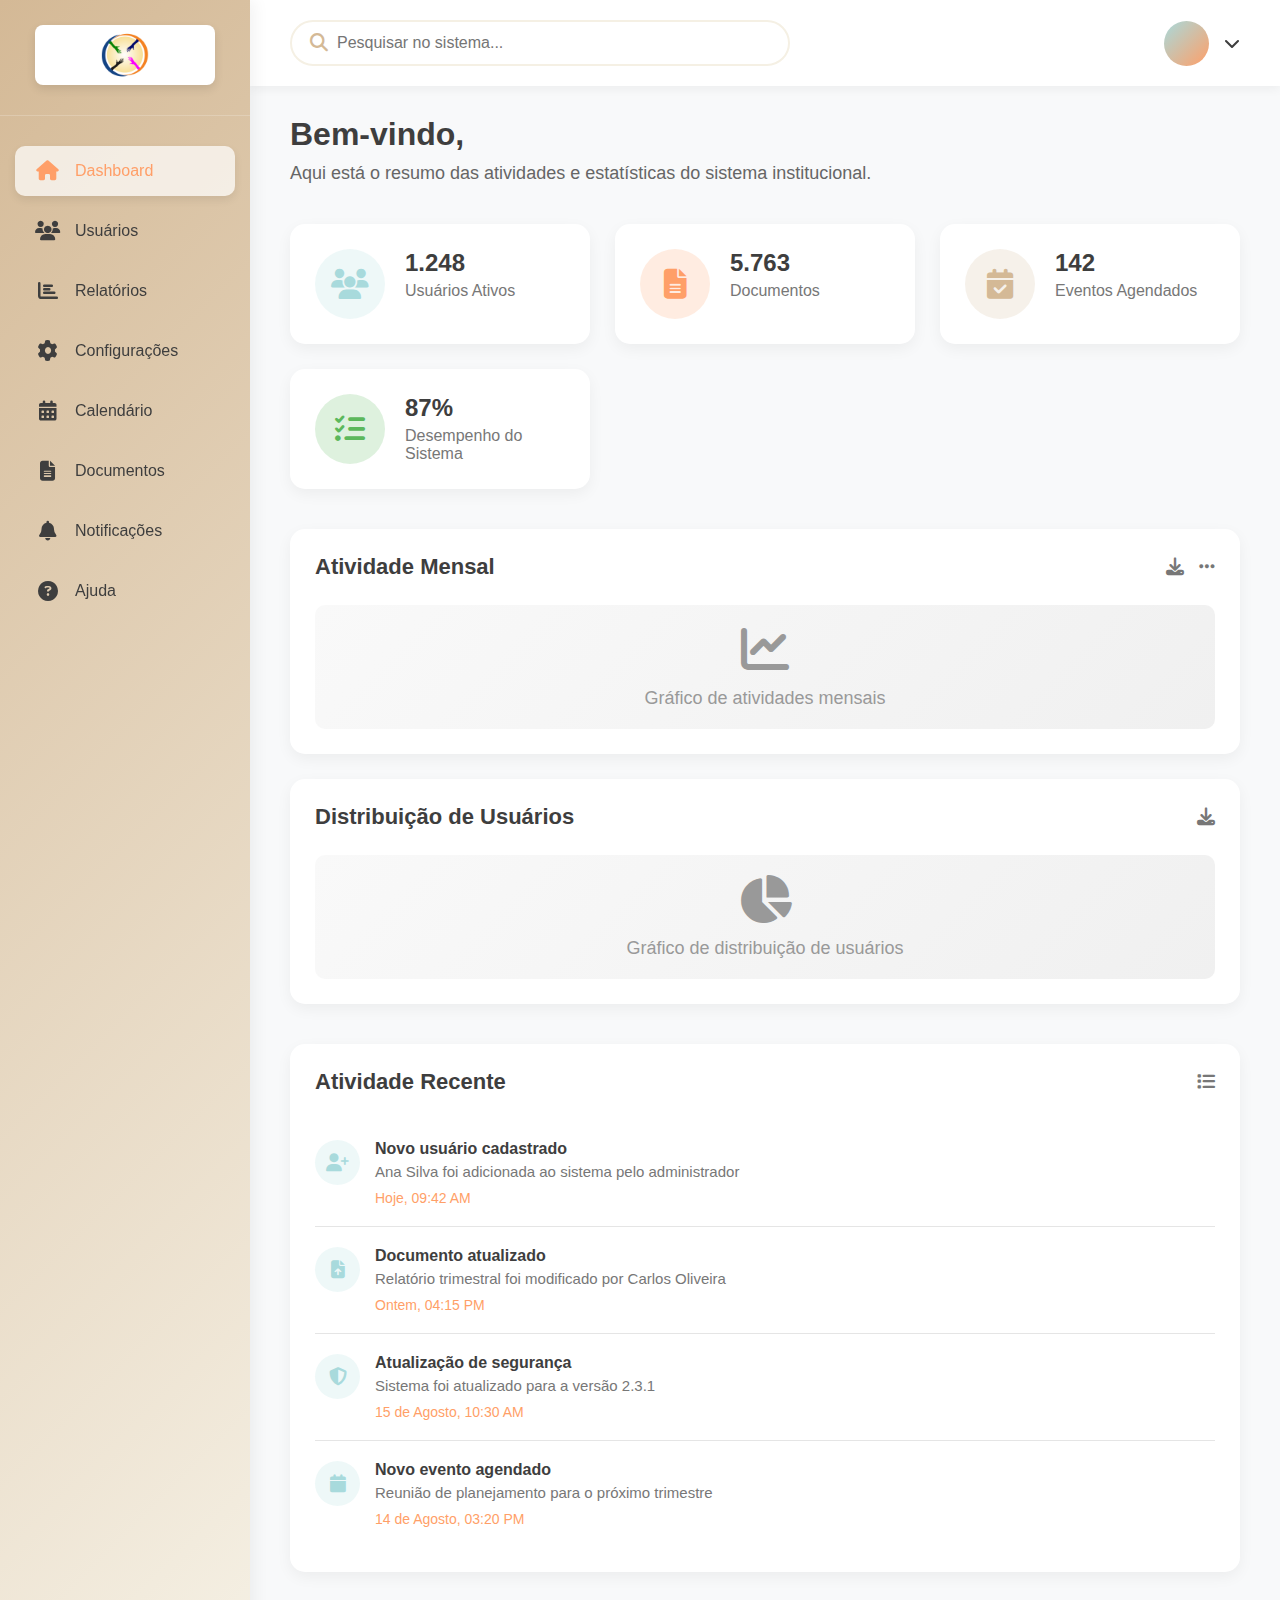
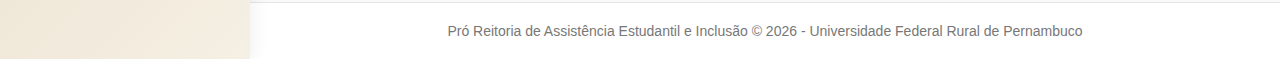
<file: pages/dashboard.html>
<!DOCTYPE html>
<html lang="pt-BR">
<head>
    <meta charset="UTF-8">
    <meta name="viewport" content="width=device-width, initial-scale=1.0">
    <title>Dashboard Institucional</title>
    <link rel="stylesheet" href="https://cdnjs.cloudflare.com/ajax/libs/font-awesome/6.4.0/css/all.min.css">
    <link rel="stylesheet" href="../css/dashboard.css">
</head>
<body>
    <!-- Sidebar -->
    <aside class="sidebar">
        <div class="logo">
            <div class="logo-img">
                <img style="width: 3rem;" src="../assets/logo.png" alt="">
            </div>
        </div>
        
        <nav class="menu">
            <a href="#" class="menu-item active">
                <i class="fas fa-home"></i>
                <span>Dashboard</span>
            </a>
            <a href="#" class="menu-item">
                <i class="fas fa-users"></i>
                <span>Usuários</span>
            </a>
            <a href="#" class="menu-item">
                <i class="fas fa-chart-bar"></i>
                <span>Relatórios</span>
            </a>
            <a href="#" class="menu-item">
                <i class="fas fa-cog"></i>
                <span>Configurações</span>
            </a>
            <a href="#" class="menu-item">
                <i class="fas fa-calendar-alt"></i>
                <span>Calendário</span>
            </a>
            <a href="#" class="menu-item">
                <i class="fas fa-file-alt"></i>
                <span>Documentos</span>
            </a>
            <a href="#" class="menu-item">
                <i class="fas fa-bell"></i>
                <span>Notificações</span>
            </a>
            <a href="#" class="menu-item">
                <i class="fas fa-question-circle"></i>
                <span>Ajuda</span>
            </a>
        </nav>
    </aside>
    
    <!-- Main Content -->
    <main class="main-content">
        <!-- Header -->
        <header class="header">
            <div class="search-bar">
                <i class="fas fa-search"></i>
                <input type="text" placeholder="Pesquisar no sistema...">
            </div>
            
            <div class="user-info">             
                <div class="user-profile" id="userProfile">
                    <div class="avatar"></div>
                    <div class="user-details">
                        <div class="user-name"></div>
                        <div class="user-email"></div>
                    </div>
                    <i class="fas fa-chevron-down"></i>
                    
                    <!-- Dropdown Menu -->
                    <div class="user-dropdown" id="userDropdown">
                        <div class="dropdown-header">
                            <div class="user-name"></div>
                            <div class="user-email"></div>
                        </div>
                        
                        <a href="#" class="dropdown-item">
                            <i class="fas fa-user"></i>
                            <span>Meu Perfil</span>
                        </a>
                        <a href="#" class="dropdown-item">
                            <i class="fas fa-cog"></i>
                            <span>Configurações</span>
                        </a>
                        <a href="#" class="dropdown-item">
                            <i class="fas fa-lock"></i>
                            <span>Alterar Senha</span>
                        </a>
                        
                        <div style="margin: 10px 0; border-top: 1px solid var(--borda);"></div>
                        
                        <a href="#" class="dropdown-item">
                            <i class="fas fa-sign-out-alt"></i>
                            <span>Sair</span>
                        </a>
                    </div>
                </div>
            </div>
        </header>
        
        <!-- Dashboard Content -->
        <section class="dashboard-content">
            <div class="welcome-section">
                <h1>Bem-vindo, <h1 class="welcome-user"></h1></h1>
                <p>Aqui está o resumo das atividades e estatísticas do sistema institucional.</p>
            </div>
            
            <!-- Stats Grid -->
            <div class="stats-grid">
                <div class="stat-card">
                    <div class="stat-icon">
                        <i class="fas fa-users"></i>
                    </div>
                    <div class="stat-content">
                        <h3>1.248</h3>
                        <p>Usuários Ativos</p>
                    </div>
                </div>
                
                <div class="stat-card">
                    <div class="stat-icon">
                        <i class="fas fa-file-alt"></i>
                    </div>
                    <div class="stat-content">
                        <h3>5.763</h3>
                        <p>Documentos</p>
                    </div>
                </div>
                
                <div class="stat-card">
                    <div class="stat-icon">
                        <i class="fas fa-calendar-check"></i>
                    </div>
                    <div class="stat-content">
                        <h3>142</h3>
                        <p>Eventos Agendados</p>
                    </div>
                </div>
                
                <div class="stat-card">
                    <div class="stat-icon">
                        <i class="fas fa-tasks"></i>
                    </div>
                    <div class="stat-content">
                        <h3>87%</h3>
                        <p>Desempenho do Sistema</p>
                    </div>
                </div>
            </div>
            
            <!-- Charts Grid -->
            <div class="charts-grid">
                <div class="chart-container">
                    <div class="chart-header">
                        <h2>Atividade Mensal</h2>
                        <div class="chart-actions">
                            <button title="Download"><i class="fas fa-download"></i></button>
                            <button title="Mais opções"><i class="fas fa-ellipsis-h"></i></button>
                        </div>
                    </div>
                    <div class="chart-placeholder">
                        <div>
                            <i class="fas fa-chart-line" style="font-size: 48px; margin-bottom: 15px;"></i>
                            <p>Gráfico de atividades mensais</p>
                        </div>
                    </div>
                </div>
                
                <div class="chart-container">
                    <div class="chart-header">
                        <h2>Distribuição de Usuários</h2>
                        <div class="chart-actions">
                            <button title="Download"><i class="fas fa-download"></i></button>
                        </div>
                    </div>
                    <div class="chart-placeholder">
                        <div>
                            <i class="fas fa-chart-pie" style="font-size: 48px; margin-bottom: 15px;"></i>
                            <p>Gráfico de distribuição de usuários</p>
                        </div>
                    </div>
                </div>
            </div>
            
            <!-- Recent Activity -->
            <div class="activity-container">
                <div class="chart-header">
                    <h2>Atividade Recente</h2>
                    <div class="chart-actions">
                        <button title="Ver todas"><i class="fas fa-list"></i></button>
                    </div>
                </div>
                
                <ul class="activity-list">
                    <li class="activity-item">
                        <div class="activity-icon">
                            <i class="fas fa-user-plus"></i>
                        </div>
                        <div class="activity-content">
                            <div class="activity-title">Novo usuário cadastrado</div>
                            <div class="activity-description">Ana Silva foi adicionada ao sistema pelo administrador</div>
                            <div class="activity-time">Hoje, 09:42 AM</div>
                        </div>
                    </li>
                    
                    <li class="activity-item">
                        <div class="activity-icon">
                            <i class="fas fa-file-upload"></i>
                        </div>
                        <div class="activity-content">
                            <div class="activity-title">Documento atualizado</div>
                            <div class="activity-description">Relatório trimestral foi modificado por Carlos Oliveira</div>
                            <div class="activity-time">Ontem, 04:15 PM</div>
                        </div>
                    </li>
                    
                    <li class="activity-item">
                        <div class="activity-icon">
                            <i class="fas fa-shield-alt"></i>
                        </div>
                        <div class="activity-content">
                            <div class="activity-title">Atualização de segurança</div>
                            <div class="activity-description">Sistema foi atualizado para a versão 2.3.1</div>
                            <div class="activity-time">15 de Agosto, 10:30 AM</div>
                        </div>
                    </li>
                    
                    <li class="activity-item">
                        <div class="activity-icon">
                            <i class="fas fa-calendar"></i>
                        </div>
                        <div class="activity-content">
                            <div class="activity-title">Novo evento agendado</div>
                            <div class="activity-description">Reunião de planejamento para o próximo trimestre</div>
                            <div class="activity-time">14 de Agosto, 03:20 PM</div>
                        </div>
                    </li>
                </ul>
            </div>
        </section>
        
        <!-- Footer -->
        <footer class="footer">
            <p>Pró Reitoria de Assistência Estudantil e Inclusão &copy; <span id="ano"></span> - Universidade Federal Rural de Pernambuco</p>
        </footer>
    </main>
    <script src="../scripts/dashboard.js"></script>
</body>
</html>
</file>
<file: css/dashboard.css>
:root {
            --bege: #F5F0E4;
            --azul-claro: #A8DADC;
            --marrom: #D4B996;
            --laranja: #FF9F68;
            --texto-escuro: #3E3E3E;
            --sombra: rgba(0, 0, 0, 0.08);
            --borda: rgba(0, 0, 0, 0.1);
            --branco: #FFFFFF;
            --cinza-claro: #f8f9fa;
        }
        
        * {
            margin: 0;
            padding: 0;
            box-sizing: border-box;
            font-family: 'Segoe UI', Tahoma, Geneva, Verdana, sans-serif;
        }
        
        body {
            background-color: var(--cinza-claro);
            color: var(--texto-escuro);
            display: flex;
            min-height: 100vh;
        }
        
        /* Sidebar */
        .sidebar {
            width: 250px;
            background: linear-gradient(135deg, var(--marrom), var(--bege));
            padding: 25px 0;
            box-shadow: 5px 0 15px rgba(0, 0, 0, 0.05);
            transition: all 0.3s ease;
            z-index: 100;
        }
        
        .logo {
            text-align: center;
            padding: 0 20px 30px;
            border-bottom: 1px solid rgba(255, 255, 255, 0.2);
            margin-bottom: 30px;
        }
        
        .logo-img {
            width: 180px;
            height: 60px;
            background-color: var(--branco);
            border-radius: 8px;
            display: flex;
            align-items: center;
            justify-content: center;
            margin: 0 auto;
            box-shadow: 0 4px 10px rgba(0, 0, 0, 0.1);
        }
        
        .logo-img i {
            font-size: 36px;
            color: var(--laranja);
        }
        
        .menu {
            padding: 0 15px;
        }
        
        .menu-item {
            display: flex;
            align-items: center;
            padding: 15px 20px;
            margin-bottom: 10px;
            border-radius: 10px;
            color: var(--texto-escuro);
            text-decoration: none;
            font-weight: 500;
            transition: all 0.3s ease;
            cursor: pointer;
        }
        
        .menu-item:hover, .menu-item.active {
            background-color: rgba(255, 255, 255, 0.7);
            color: var(--laranja);
            box-shadow: 0 4px 8px rgba(0, 0, 0, 0.08);
        }
        
        .menu-item i {
            font-size: 20px;
            margin-right: 15px;
            width: 25px;
            text-align: center;
        }
        
        /* Main Content */
        .main-content {
            flex: 1;
            display: flex;
            flex-direction: column;
        }
        
        /* Header */
        .header {
            display: flex;
            justify-content: space-between;
            align-items: center;
            padding: 20px 40px;
            background-color: var(--branco);
            box-shadow: 0 3px 10px rgba(0, 0, 0, 0.05);
            position: sticky;
            top: 0;
            z-index: 99;
        }
        
        .search-bar {
            flex: 1;
            max-width: 500px;
            position: relative;
        }
        
        .search-bar input {
            width: 100%;
            padding: 12px 20px 12px 45px;
            border: 2px solid var(--bege);
            border-radius: 30px;
            font-size: 16px;
            transition: all 0.3s;
            outline: none;
        }
        
        .search-bar input:focus {
            border-color: var(--azul-claro);
            box-shadow: 0 0 0 3px rgba(168, 218, 220, 0.2);
        }
        
        .search-bar i {
            position: absolute;
            left: 20px;
            top: 50%;
            transform: translateY(-50%);
            color: var(--marrom);
            font-size: 18px;
        }
        
        .user-info {
            display: flex;
            align-items: center;
        }
        
        .notification {
            position: relative;
            margin-right: 25px;
            font-size: 20px;
            color: var(--texto-escuro);
            cursor: pointer;
        }
        
        .notification-badge {
            position: absolute;
            top: -5px;
            right: -8px;
            background-color: var(--laranja);
            color: white;
            font-size: 12px;
            font-weight: bold;
            width: 20px;
            height: 20px;
            border-radius: 50%;
            display: flex;
            align-items: center;
            justify-content: center;
        }
        
        .user-profile {
            display: flex;
            align-items: center;
            cursor: pointer;
            position: relative;
        }
        
        .avatar {
            width: 45px;
            height: 45px;
            border-radius: 50%;
            background: linear-gradient(135deg, var(--azul-claro), var(--laranja));
            display: flex;
            align-items: center;
            justify-content: center;
            color: white;
            font-weight: bold;
            font-size: 18px;
            margin-right: 15px;
        }
        
        .user-details {
            display: flex;
            flex-direction: column;
        }
        
        .user-name {
            font-weight: 600;
            font-size: 16px;
        }
        
        .user-email {
            font-size: 14px;
            color: var(--laranja);
        }
        
        .user-dropdown {
            position: absolute;
            top: 100%;
            right: 0;
            background-color: white;
            border-radius: 10px;
            box-shadow: 0 8px 20px rgba(0, 0, 0, 0.15);
            width: 250px;
            padding: 15px 0;
            margin-top: 15px;
            opacity: 0;
            visibility: hidden;
            transform: translateY(10px);
            transition: all 0.3s ease;
            z-index: 100;
        }
        
        .user-dropdown.show {
            opacity: 1;
            visibility: visible;
            transform: translateY(0);
        }
        
        .dropdown-header {
            padding: 0 20px 15px;
            border-bottom: 1px solid var(--borda);
        }
        
        .dropdown-item {
            padding: 12px 20px;
            display: flex;
            align-items: center;
            color: var(--texto-escuro);
            text-decoration: none;
            transition: all 0.2s;
        }
        
        .dropdown-item:hover {
            background-color: var(--cinza-claro);
            color: var(--laranja);
        }
        
        .dropdown-item i {
            margin-right: 10px;
            width: 20px;
            text-align: center;
            font-size: 18px;
        }
        
        /* Dashboard Content */
        .dashboard-content {
            flex: 1;
            padding: 30px 40px;
        }
        
        .welcome-section {
            margin-bottom: 40px;
        }
        
        .welcome-section h1 {
            font-size: 32px;
            margin-bottom: 10px;
            color: var(--texto-escuro);
        }
        
        .welcome-section p {
            font-size: 18px;
            color: #666;
            max-width: 700px;
        }
        
        .stats-grid {
            display: grid;
            grid-template-columns: repeat(auto-fit, minmax(280px, 1fr));
            gap: 25px;
            margin-bottom: 40px;
        }
        
        .stat-card {
            background: white;
            border-radius: 15px;
            padding: 25px;
            box-shadow: 0 5px 15px rgba(0, 0, 0, 0.05);
            display: flex;
            transition: all 0.3s ease;
        }
        
        .stat-card:hover {
            transform: translateY(-5px);
            box-shadow: 0 8px 25px rgba(0, 0, 0, 0.1);
        }
        
        .stat-icon {
            width: 70px;
            height: 70px;
            border-radius: 50%;
            display: flex;
            align-items: center;
            justify-content: center;
            font-size: 30px;
            margin-right: 20px;
            flex-shrink: 0;
        }
        
        .stat-card:nth-child(1) .stat-icon {
            background: rgba(168, 218, 220, 0.2);
            color: var(--azul-claro);
        }
        
        .stat-card:nth-child(2) .stat-icon {
            background: rgba(255, 159, 104, 0.2);
            color: var(--laranja);
        }
        
        .stat-card:nth-child(3) .stat-icon {
            background: rgba(212, 185, 150, 0.2);
            color: var(--marrom);
        }
        
        .stat-card:nth-child(4) .stat-icon {
            background: rgba(92, 184, 92, 0.2);
            color: #5cb85c;
        }
        
        .stat-content h3 {
            font-size: 24px;
            margin-bottom: 5px;
        }
        
        .stat-content p {
            color: #777;
        }
        
        .charts-grid {
            display: grid;
            grid-template-columns:1fr;
            gap: 25px;
            margin-bottom: 40px;
        }
        
        .chart-container {
            background: white;
            border-radius: 15px;
            padding: 25px;
            box-shadow: 0 5px 15px rgba(0, 0, 0, 0.05);
        }
        
        .chart-header {
            display: flex;
            justify-content: space-between;
            align-items: center;
            margin-bottom: 25px;
        }
        
        .chart-header h2 {
            font-size: 22px;
            color: var(--texto-escuro);
        }
        
        .chart-actions {
            display: flex;
            gap: 15px;
        }
        
        .chart-actions button {
            background: transparent;
            border: none;
            color: #777;
            cursor: pointer;
            font-size: 18px;
            transition: color 0.3s;
        }
        
        .chart-actions button:hover {
            color: var(--laranja);
        }
        
        .chart-placeholder {
            width: 100%;
            background: linear-gradient(135deg, #f9f9f9, #f0f0f0);
            border-radius: 10px;
            display: flex;
            align-items: center;
            justify-content: center;
            color: #999;
            font-size: 18px;
            text-align: center;
            padding: 20px;
        }

        #bi {
            width: 100%;
            height: 40rem;
        }
        
        /* Recent Activity */
        .activity-container {
            background: white;
            border-radius: 15px;
            padding: 25px;
            box-shadow: 0 5px 15px rgba(0, 0, 0, 0.05);
        }
        
        .activity-list {
            list-style: none;
        }
        
        .activity-item {
            display: flex;
            padding: 20px 0;
            border-bottom: 1px solid var(--borda);
        }
        
        .activity-item:last-child {
            border-bottom: none;
        }
        
        .activity-icon {
            width: 45px;
            height: 45px;
            border-radius: 50%;
            background: rgba(168, 218, 220, 0.2);
            display: flex;
            align-items: center;
            justify-content: center;
            color: var(--azul-claro);
            font-size: 18px;
            margin-right: 15px;
            flex-shrink: 0;
        }
        
        .activity-content {
            flex: 1;
        }
        
        .activity-title {
            font-weight: 600;
            margin-bottom: 5px;
        }
        
        .activity-description {
            color: #777;
            margin-bottom: 10px;
            font-size: 15px;
        }
        
        .activity-time {
            color: var(--laranja);
            font-size: 14px;
            font-weight: 500;
        }
        
        /* Footer */
        .footer {
            text-align: center;
            padding: 20px;
            color: #777;
            font-size: 14px;
            border-top: 1px solid var(--borda);
            background: white;
        }
        
        /* Responsividade */
        @media (max-width: 992px) {
            .charts-grid {
                grid-template-columns: 1fr;
            }
        }
        
        @media (max-width: 768px) {
            .sidebar {
                width: 80px;
            }
            
            .logo-img {
                width: 50px;
                height: 50px;
            }
            
            .menu-item span {
                display: none;
            }
            
            .menu-item i {
                margin-right: 0;
                font-size: 24px;
            }
            
            .search-bar {
                max-width: 200px;
            }
            
            .user-details {
                display: none;
            }
            
            .dashboard-content {
                padding: 20px;
            }
        }
        
        @media (max-width: 576px) {
            .header {
                flex-direction: column;
                gap: 15px;
                padding: 15px;
            }
            
            .search-bar {
                max-width: 100%;
            }
            
            .stats-grid {
                grid-template-columns: 1fr;
            }
        }
</file>
